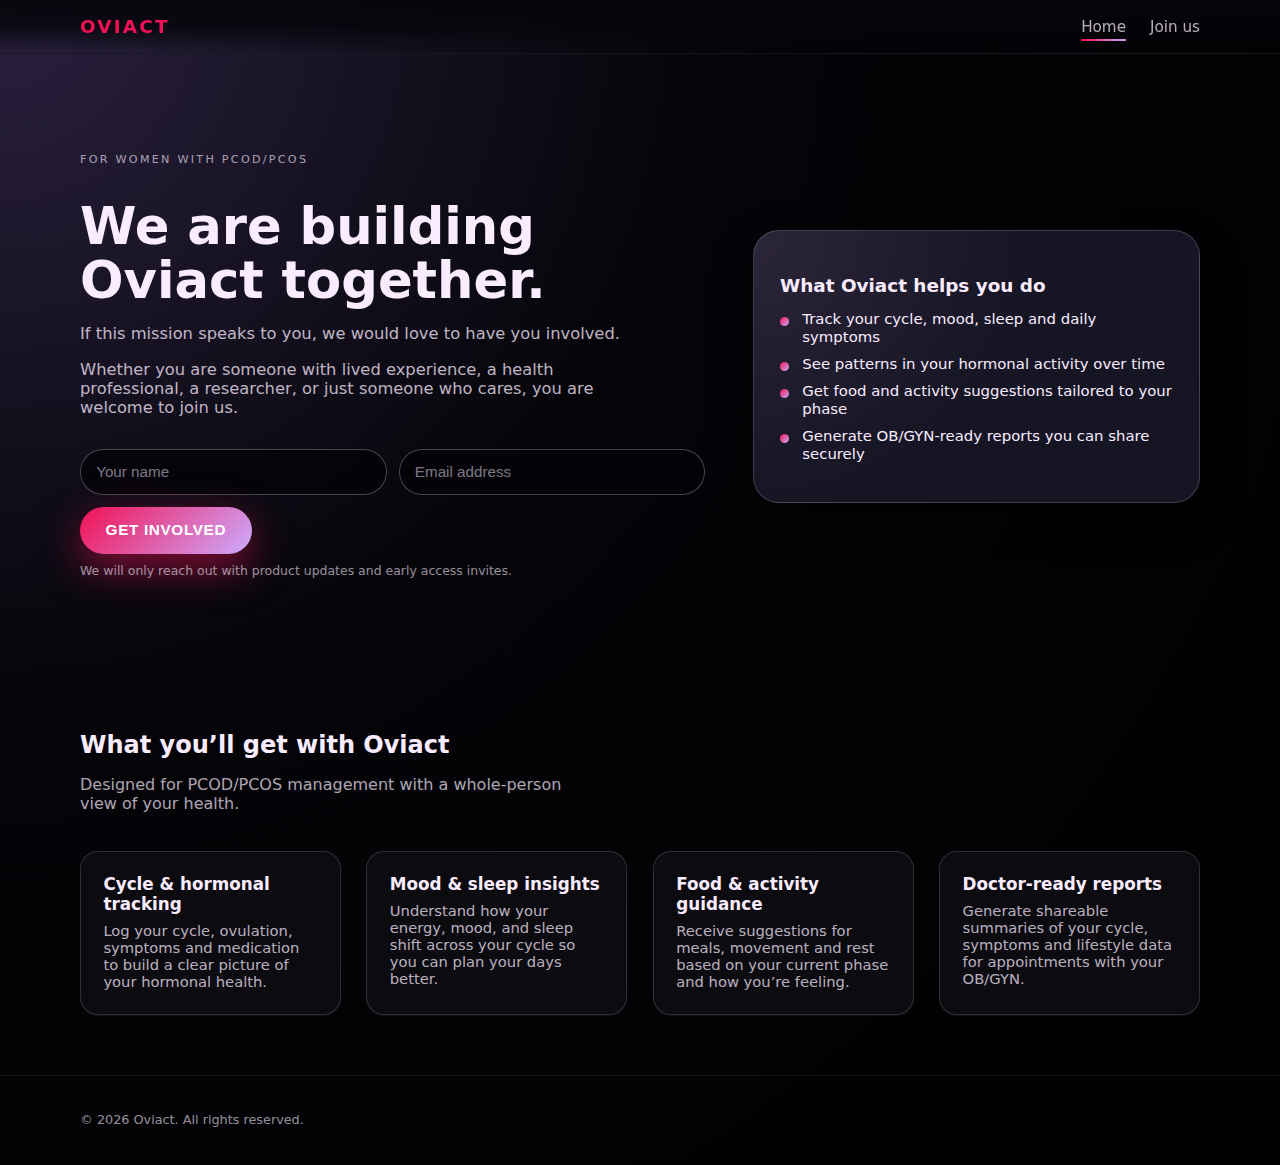
<file: index.html>
<!DOCTYPE html>
<html lang="en">
  <head>
    <meta charset="UTF-8" />
    <meta name="viewport" content="width=device-width, initial-scale=1.0" />
    <title>Oviact – Hormonal Companion</title>
    <link rel="stylesheet" href="assets/styles.css" />
  </head>
  <body>
    <header class="site-header">
      <div class="container nav-container">
        <div class="logo">Oviact</div>
        <nav class="nav-links" aria-label="Primary">
          <a href="index.html" class="nav-link is-active">Home</a>
          <!-- <a href="about.html" class="nav-link">About us</a> -->
          <a href="join.html" class="nav-link">Join us</a>
        </nav>
      </div>
    </header>

    <main>
      <!-- Hero / Waitlist section -->
      <section class="hero" id="waitlist">
        <div class="container hero-grid">
          <div class="hero-copy">
            <p class="eyebrow">For women with PCOD/PCOS</p>
            <h1>We are building Oviact together.</h1>
            <p class="lead">
              If this mission speaks to you, we would love to have you involved.
            </p>
            <p class="lead">
              Whether you are someone with lived experience, a health professional, a researcher, or just someone who cares, you are welcome to join us.
            </p>
            <form
              class="waitlist-form"
              method="POST"
              action="https://script.google.com/macros/s/AKfycbyAZUyC35OKipHRsD96DTfIgD1lSEHeq75Iyw19XNldo4wrKH8zTxIAWMH8bXPO9Z_J/exec"
            >
              <!-- Honeypot field - hidden from humans, visible to bots -->
              <input
                type="text"
                name="website"
                value=""
                style="position: absolute; left: -9999px; width: 1px; height: 1px;"
                tabindex="-1"
                autocomplete="off"
                aria-hidden="true"
              />
              
              <!-- Timestamp field - tracks when form was loaded -->
              <input
                type="hidden"
                name="form_timestamp"
                id="form-timestamp"
              />
              
              <!-- User agent field - tracks browser info -->
              <input
                type="hidden"
                name="user_agent"
                id="user-agent"
              />
              
              <div class="field-group">
                <input
                  type="text"
                  name="name"
                  required
                  placeholder="Your name"
                  aria-label="Your name"
                />
                <input
                  type="email"
                  name="email"
                  required
                  placeholder="Email address"
                  aria-label="Email address"
                />
              </div>
              <button type="submit" class="btn btn-accent">
                Get Involved
              </button>
              <p class="form-helper">
                We will only reach out with product updates and early access invites.
              </p>
            </form>
          </div>

          <div class="hero-card">
            <h2>What Oviact helps you do</h2>
            <ul class="hero-list">
              <li>Track your cycle, mood, sleep and daily symptoms</li>
              <li>See patterns in your hormonal activity over time</li>
              <li>Get food and activity suggestions tailored to your phase</li>
              <li>Generate OB/GYN-ready reports you can share securely</li>
            </ul>
          </div>
        </div>
      </section>

      <!-- Services / Offerings -->
      <section class="section" id="services">
        <div class="container">
          <header class="section-header">
            <h2>What you’ll get with Oviact</h2>
            <p>
              Designed for PCOD/PCOS management with a whole-person view of your
              health.
            </p>
          </header>

          <div class="card-grid">
            <article class="card">
              <h3>Cycle & hormonal tracking</h3>
              <p>
                Log your cycle, ovulation, symptoms and medication to build a clear
                picture of your hormonal health.
              </p>
            </article>

            <article class="card">
              <h3>Mood & sleep insights</h3>
              <p>
                Understand how your energy, mood, and sleep shift across your cycle
                so you can plan your days better.
              </p>
            </article>

            <article class="card">
              <h3>Food & activity guidance</h3>
              <p>
                Receive suggestions for meals, movement and rest based on your
                current phase and how you’re feeling.
              </p>
            </article>

            <article class="card">
              <h3>Doctor-ready reports</h3>
              <p>
                Generate shareable summaries of your cycle, symptoms and lifestyle
                data for appointments with your OB/GYN.
              </p>
            </article>
          </div>
        </div>
      </section>

      <!-- Social / Follow -->
      <!-- <section class="section section-soft" id="social">
        <div class="container social-grid">
          <div>
            <h2>Follow our journey</h2>
            <p>
              We’re building Oviact in collaboration with women living with PCOD/PCOS
              and medical experts.
            </p>
          </div>
          <div class="social-links" aria-label="Social media">
            <a href="#" class="social-link" rel="noopener noreferrer" target="_blank">Instagram</a>
            <a href="#" class="social-link" rel="noopener noreferrer" target="_blank">LinkedIn</a>
            <a href="#" class="social-link" rel="noopener noreferrer" target="_blank">X (Twitter)</a>
          </div>
        </div>
      </section> -->
    </main>

    <footer class="site-footer">
      <div class="container footer-flex">
        <p>© <span id="year"></span> Oviact. All rights reserved.</p>
        <!-- <a href="#waitlist" class="footer-cta">Join the waitlist</a> -->
      </div>
    </footer>

    <script>
      // Small helper script: update year in footer
      document.getElementById('year').textContent = new Date().getFullYear();
    
      const form = document.querySelector('.waitlist-form');
      const helper = form.querySelector('.form-helper');
      const submitButton = form.querySelector('button[type="submit"]');
      
      // Initialize security fields when page loads
      document.getElementById('form-timestamp').value = Date.now();
      document.getElementById('user-agent').value = navigator.userAgent;
      
      // Rate limiting: track last submission time
      let lastSubmitTime = 0;
      const RATE_LIMIT_MS = 5000; // 5 seconds between submissions
      
      // Input sanitization function
      function sanitizeInput(input) {
        const div = document.createElement('div');
        div.textContent = input;
        return div.innerHTML.trim();
      }
    
      form.addEventListener('submit', async (event) => {
        event.preventDefault();
        
        // Rate limiting check (client-side)
        const now = Date.now();
        if (now - lastSubmitTime < RATE_LIMIT_MS) {
          helper.textContent = 'Please wait a moment before submitting again.';
          return;
        }
        
        // Sanitize inputs
        const nameInput = form.querySelector('input[name="name"]');
        const emailInput = form.querySelector('input[name="email"]');
        
        const sanitizedName = sanitizeInput(nameInput.value);
        const sanitizedEmail = sanitizeInput(emailInput.value);
        
        // Basic validation (client-side, also validated server-side)
        if (!sanitizedName || sanitizedName.length > 100) {
          helper.textContent = 'Please enter a valid name (max 100 characters).';
          return;
        }
        
        if (!sanitizedEmail || sanitizedEmail.length > 254) {
          helper.textContent = 'Please enter a valid email address.';
          return;
        }
        
        // Disable button during submission
        submitButton.disabled = true;
        helper.textContent = 'Sending your details…';
        
        // Build form data with all fields (including security fields)
        const formData = new FormData(form);
    
        try {
          const response = await fetch(form.action, {
            method: 'POST',
            body: formData,
            redirect: 'follow'
          });
    
          // Read the response text
          const responseText = await response.text();
          
          // Try to parse JSON response
          let result;
          try {
            result = JSON.parse(responseText);
          } catch (parseError) {
            // If can't parse, treat as success (Google Apps Script sometimes returns HTML)
            result = { status: 'success', message: 'Thank you for joining!' };
          }
          
          // Handle response based on status
          if (result.status === 'success') {
            helper.textContent = 'Thank you for joining Oviact\'s early community ♥';
            helper.style.color = '';
            form.reset();
            
            // Reset security fields after form reset
            document.getElementById('form-timestamp').value = Date.now();
            document.getElementById('user-agent').value = navigator.userAgent;
            
            lastSubmitTime = now;
          } else if (result.status === 'error') {
            // Display the specific error message from server
            helper.textContent = result.message || 'Please check your information and try again.';
            helper.style.color = '#ff6b6b';
          } else {
            // Unknown response format
            helper.textContent = 'Something went wrong. Please try again in a bit.';
            helper.style.color = '#ff6b6b';
          }
        } catch (err) {
          // Network error or other issues
          helper.textContent = 'Unable to connect. Please check your internet and try again.';
          helper.style.color = '#ff6b6b';
        } finally {
          submitButton.disabled = false;
        }
      });
    </script>    
  </body>
</html>
</file>
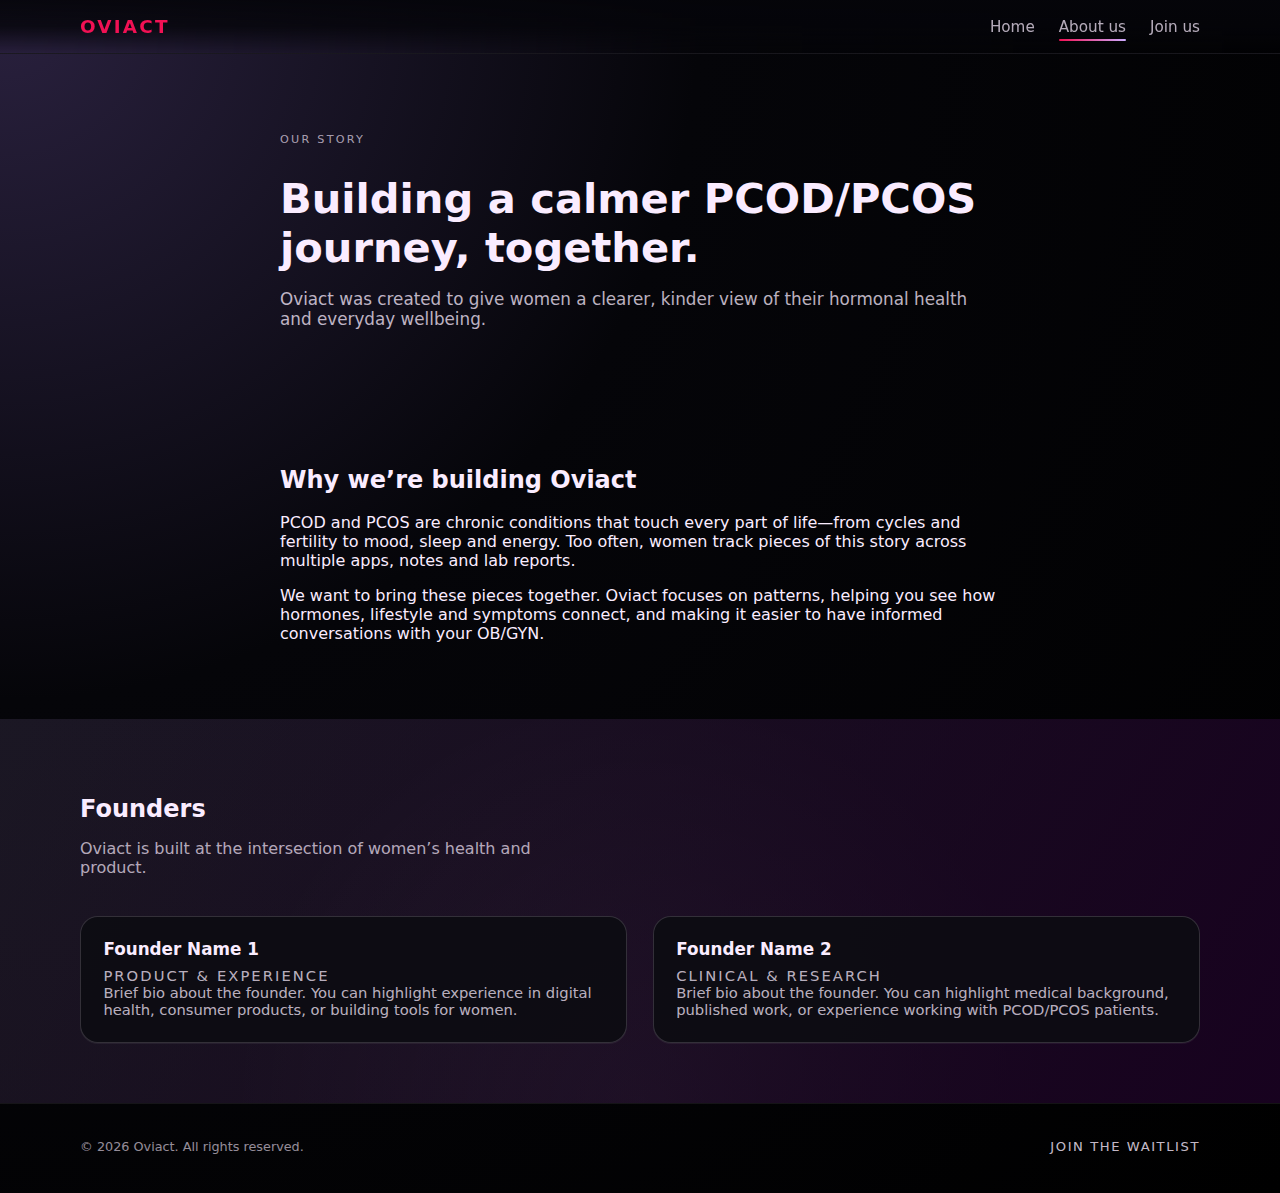
<file: about.html>
<!DOCTYPE html>
<html lang="en">
  <head>
    <meta charset="UTF-8" />
    <meta name="viewport" content="width=device-width, initial-scale=1.0" />
    <title>About Oviact</title>
    <link rel="stylesheet" href="assets/styles.css" />
  </head>
  <body>
    <header class="site-header">
      <div class="container nav-container">
        <div class="logo">Oviact</div>
        <nav class="nav-links" aria-label="Primary">
          <a href="index.html" class="nav-link">Home</a>
          <a href="about.html" class="nav-link is-active">About us</a>
          <a href="join.html" class="nav-link">Join us</a>
        </nav>
      </div>
    </header>

    <main>
      <section class="page-hero">
        <div class="container narrow">
          <p class="eyebrow">Our story</p>
          <h1>Building a calmer PCOD/PCOS journey, together.</h1>
          <p class="lead">
            Oviact was created to give women a clearer, kinder view of their
            hormonal health and everyday wellbeing.
          </p>
        </div>
      </section>

      <section class="section">
        <div class="container narrow">
          <h2>Why we’re building Oviact</h2>
          <p>
            PCOD and PCOS are chronic conditions that touch every part of life—from
            cycles and fertility to mood, sleep and energy. Too often, women track
            pieces of this story across multiple apps, notes and lab reports.
          </p>
          <p>
            We want to bring these pieces together. Oviact focuses on patterns,
            helping you see how hormones, lifestyle and symptoms connect, and making
            it easier to have informed conversations with your OB/GYN.
          </p>
        </div>
      </section>

      <section class="section section-soft">
        <div class="container">
          <header class="section-header">
            <h2>Founders</h2>
            <p>Oviact is built at the intersection of women’s health and product.</p>
          </header>

          <div class="card-grid founders-grid">
            <article class="card founder-card">
              <h3>Founder Name 1</h3>
              <p class="founder-role">Product & Experience</p>
              <p>
                Brief bio about the founder. You can highlight experience in digital
                health, consumer products, or building tools for women.
              </p>
            </article>

            <article class="card founder-card">
              <h3>Founder Name 2</h3>
              <p class="founder-role">Clinical & Research</p>
              <p>
                Brief bio about the founder. You can highlight medical background,
                published work, or experience working with PCOD/PCOS patients.
              </p>
            </article>
          </div>
        </div>
      </section>
    </main>

    <footer class="site-footer">
      <div class="container footer-flex">
        <p>© <span id="year"></span> Oviact. All rights reserved.</p>
        <a href="index.html#waitlist" class="footer-cta">Join the waitlist</a>
      </div>
    </footer>

    <script>
      document.getElementById('year').textContent = new Date().getFullYear();
    </script>
  </body>
</html>
</file>
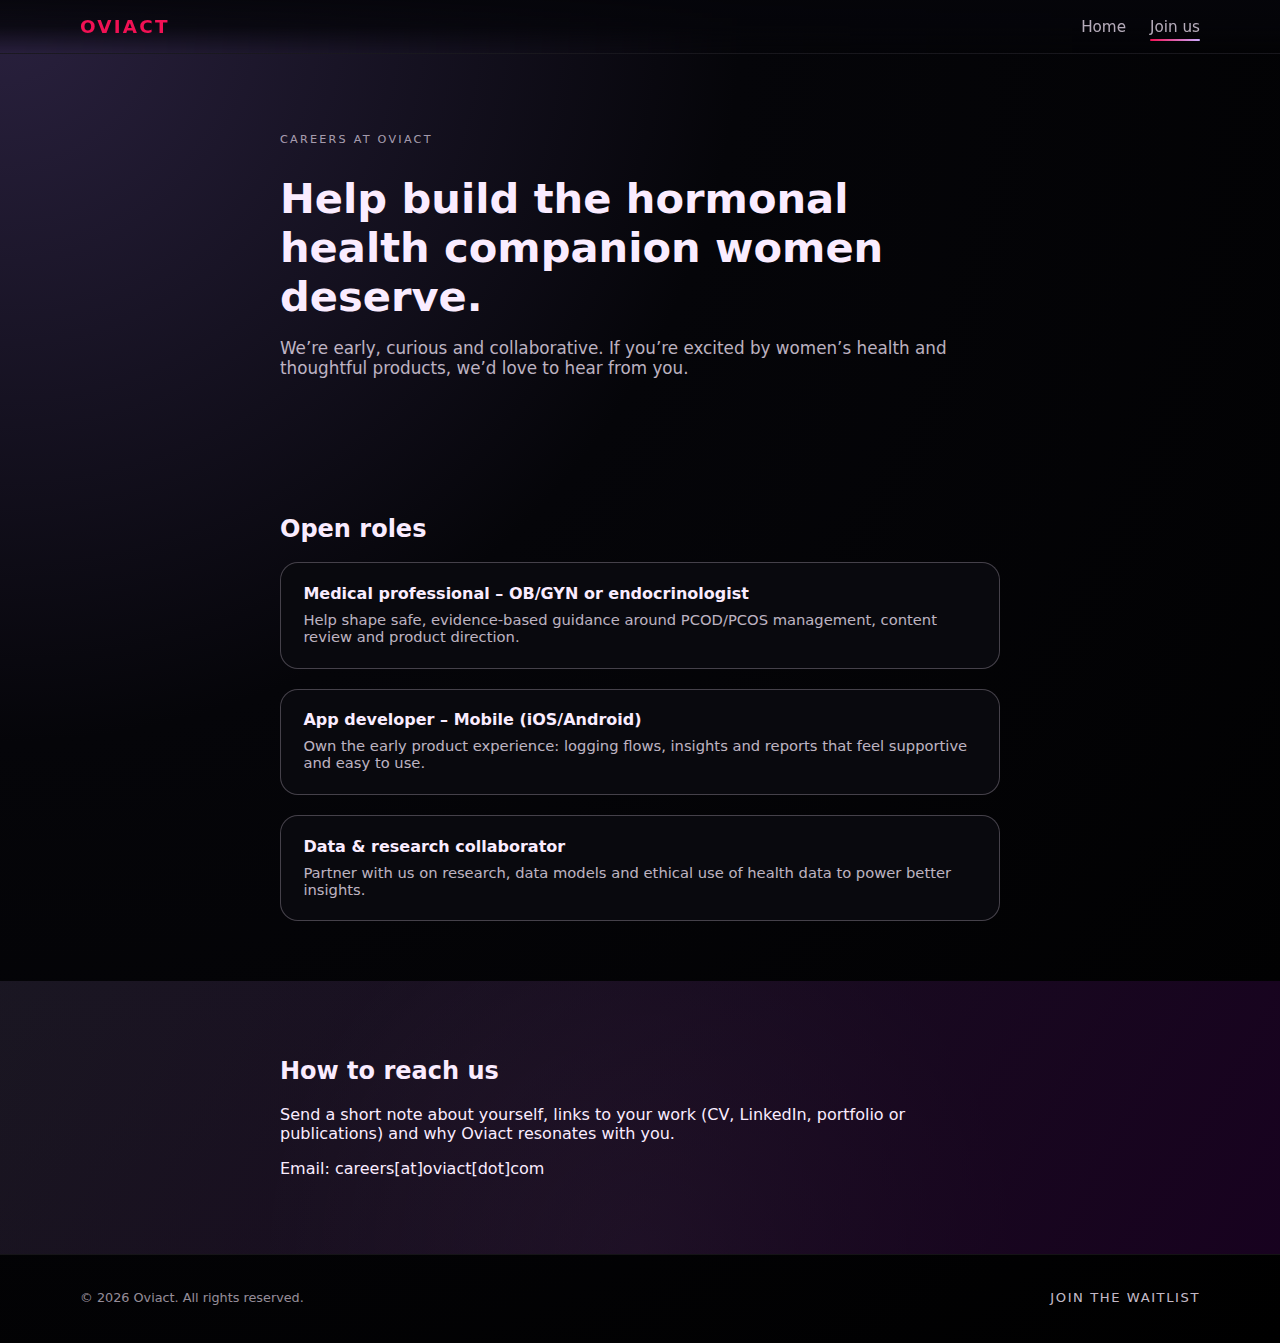
<file: join.html>
<!DOCTYPE html>
<html lang="en">
  <head>
    <meta charset="UTF-8" />
    <meta name="viewport" content="width=device-width, initial-scale=1.0" />
    <title>Join Oviact – Careers</title>
    <link rel="stylesheet" href="assets/styles.css" />
  </head>
  <body>
    <header class="site-header">
      <div class="container nav-container">
        <div class="logo">Oviact</div>
        <nav class="nav-links" aria-label="Primary">
          <a href="index.html" class="nav-link">Home</a>
          <!-- <a href="about.html" class="nav-link">About us</a> -->
          <a href="join.html" class="nav-link is-active">Join us</a>
        </nav>
      </div>
    </header>

    <main>
      <section class="page-hero">
        <div class="container narrow">
          <p class="eyebrow">Careers at Oviact</p>
          <h1>Help build the hormonal health companion women deserve.</h1>
          <p class="lead">
            We’re early, curious and collaborative. If you’re excited by women’s
            health and thoughtful products, we’d love to hear from you.
          </p>
        </div>
      </section>

      <section class="section">
        <div class="container narrow">
          <h2>Open roles</h2>
          <div class="role-list">
            <article class="role-card">
              <h3>Medical professional – OB/GYN or endocrinologist</h3>
              <p>
                Help shape safe, evidence-based guidance around PCOD/PCOS management,
                content review and product direction.
              </p>
            </article>

            <article class="role-card">
              <h3>App developer – Mobile (iOS/Android)</h3>
              <p>
                Own the early product experience: logging flows, insights and reports
                that feel supportive and easy to use.
              </p>
            </article>

            <article class="role-card">
              <h3>Data & research collaborator</h3>
              <p>
                Partner with us on research, data models and ethical use of health
                data to power better insights.
              </p>
            </article>
          </div>
        </div>
      </section>

      <section class="section section-soft">
        <div class="container narrow">
          <h2>How to reach us</h2>
          <p>
            Send a short note about yourself, links to your work (CV, LinkedIn,
            portfolio or publications) and why Oviact resonates with you.
          </p>
          <p>
            Email: <a href="#" id="contact-email" data-user="careers" data-domain="oviact.com">careers[at]oviact[dot]com</a>
          </p>
        </div>
      </section>
    </main>

    <footer class="site-footer">
      <div class="container footer-flex">
        <p>© <span id="year"></span> Oviact. All rights reserved.</p>
        <a href="index.html#waitlist" class="footer-cta">Join the waitlist</a>
      </div>
    </footer>

    <script>
      document.getElementById('year').textContent = new Date().getFullYear();
      
      // Email obfuscation: reconstruct email on click
      const emailLink = document.getElementById('contact-email');
      if (emailLink) {
        emailLink.addEventListener('click', function(e) {
          e.preventDefault();
          const user = this.getAttribute('data-user');
          const domain = this.getAttribute('data-domain');
          const email = user + '@' + domain;
          this.href = 'mailto:' + email;
          this.textContent = email;
          window.location.href = this.href;
        });
      }
    </script>
  </body>
</html>
</file>
<file: assets/styles.css>
:root {
  /* Theme tokens – change these 4 values to re-skin the site */
  --color-accent: #f11154; /* Accent */
  --color-primary: #faecff; /* Primary background */
  --color-secondary: #cdacff; /* Secondary / soft sections */
  --color-font: #190221; /* Main text */

  --color-background: #0d0d11;
  --color-surface: #181820;
  --color-soft-surface: #242433;
  --color-border-subtle: rgba(250, 236, 255, 0.16);

  --font-family-sans: system-ui, -apple-system, BlinkMacSystemFont, "SF Pro Text",
    "Inter", "Segoe UI", sans-serif;

  --radius-lg: 18px;
  --radius-md: 12px;
  --radius-pill: 999px;

  --shadow-soft: 0 18px 40px rgba(0, 0, 0, 0.45);
  --shadow-subtle: 0 1px 0 rgba(255, 255, 255, 0.06);

  --space-xs: 0.5rem;
  --space-sm: 0.75rem;
  --space-md: 1.25rem;
  --space-lg: 2rem;
  --space-xl: 3rem;
}

*,
*::before,
*::after {
  box-sizing: border-box;
}

html,
body {
  margin: 0;
  padding: 0;
}

body {
  min-height: 100vh;
  font-family: var(--font-family-sans);
  background: radial-gradient(circle at top left, #2a213f 0, #050509 40%, #000);
  color: var(--color-primary);
  -webkit-font-smoothing: antialiased;
}

a {
  color: inherit;
  text-decoration: none;
}

a:hover {
  text-decoration: underline;
}

img {
  max-width: 100%;
  display: block;
}

.container {
  width: min(1120px, 100% - 2.5rem);
  margin-inline: auto;
}

.container.narrow {
  width: min(720px, 100% - 2.5rem);
}

.site-header {
  position: sticky;
  top: 0;
  z-index: 20;
  backdrop-filter: blur(20px);
  background: linear-gradient(
    to bottom,
    rgba(5, 5, 10, 0.92),
    rgba(5, 5, 10, 0.8),
    transparent
  );
  border-bottom: 1px solid rgba(250, 236, 255, 0.08);
}

.nav-container {
  display: flex;
  align-items: center;
  justify-content: space-between;
  padding-block: 1rem;
}

.logo {
  font-size: 1.15rem;
  font-weight: 700;
  letter-spacing: 0.12em;
  text-transform: uppercase;
  color: var(--color-accent);
}

.nav-links {
  display: flex;
  align-items: center;
  gap: 1.5rem;
  font-size: 0.95rem;
}

.nav-link {
  position: relative;
  color: rgba(250, 236, 255, 0.72);
  font-weight: 500;
}

.nav-link::after {
  content: "";
  position: absolute;
  left: 0;
  bottom: -0.35rem;
  width: 0;
  height: 2px;
  border-radius: 999px;
  background: linear-gradient(90deg, var(--color-accent), var(--color-secondary));
  transition: width 160ms ease-out;
}

.nav-link:hover::after,
.nav-link.is-active::after {
  width: 100%;
}

.hero {
  padding: 5.5rem 0 4rem;
}

.hero-grid {
  display: grid;
  grid-template-columns: minmax(0, 1.4fr) minmax(0, 1fr);
  gap: 3rem;
  align-items: center;
}

.hero-copy h1 {
  font-size: clamp(2.4rem, 3vw + 1.8rem, 3.2rem);
  line-height: 1.05;
  margin-bottom: 1rem;
  color: var(--color-primary);
}

.hero-copy .lead {
  font-size: 1.02rem;
  max-width: 34rem;
  color: rgba(250, 236, 255, 0.76);
}

.eyebrow {
  text-transform: uppercase;
  letter-spacing: 0.2em;
  font-size: 0.7rem;
  color: rgba(250, 236, 255, 0.65);
  margin-bottom: 0.75rem;
}

.lead {
  font-size: 1.05rem;
}

.waitlist-form {
  margin-top: 2rem;
}

.field-group {
  display: flex;
  flex-wrap: wrap;
  gap: 0.75rem;
}

.waitlist-form input {
  flex: 1 1 180px;
  padding: 0.85rem 0.95rem;
  border-radius: var(--radius-pill);
  border: 1px solid rgba(250, 236, 255, 0.28);
  background: rgba(3, 3, 7, 0.8);
  color: var(--color-primary);
  font-size: 0.95rem;
}

.waitlist-form input::placeholder {
  color: rgba(250, 236, 255, 0.5);
}

.btn {
  display: inline-flex;
  align-items: center;
  justify-content: center;
  padding: 0.9rem 1.6rem;
  margin-top: 0.75rem;
  border-radius: var(--radius-pill);
  border: none;
  cursor: pointer;
  font-size: 0.96rem;
  font-weight: 600;
  letter-spacing: 0.04em;
  text-transform: uppercase;
  transition: transform 120ms ease-out, box-shadow 120ms ease-out,
    filter 120ms ease-out;
}

.btn-accent {
  background: linear-gradient(135deg, var(--color-accent), var(--color-secondary));
  color: #fff;
  box-shadow: 0 14px 40px rgba(241, 17, 84, 0.52);
}

.btn-accent:hover {
  transform: translateY(-1px);
  filter: brightness(1.03);
}

.form-helper {
  margin-top: 0.6rem;
  font-size: 0.78rem;
  color: rgba(250, 236, 255, 0.6);
}

.hero-card {
  background: radial-gradient(circle at top left, #cdacff33 0, #151524 55%);
  border-radius: 26px;
  padding: 1.8rem 1.6rem 1.9rem;
  box-shadow: var(--shadow-soft);
  border: 1px solid rgba(250, 236, 255, 0.18);
}

.hero-card h2 {
  font-size: 1.15rem;
  margin-bottom: 0.9rem;
}

.hero-list {
  list-style: none;
  padding: 0;
  margin: 0;
}

.hero-list li {
  position: relative;
  padding-left: 1.4rem;
  margin-bottom: 0.55rem;
  font-size: 0.93rem;
}

.hero-list li::before {
  content: "";
  position: absolute;
  left: 0;
  top: 0.45rem;
  width: 0.55rem;
  height: 0.55rem;
  border-radius: 999px;
  background: linear-gradient(135deg, var(--color-accent), var(--color-secondary));
}

.section {
  padding: 3.5rem 0 3.75rem;
}

.section-soft {
  background: linear-gradient(
      120deg,
      rgba(205, 172, 255, 0.11),
      rgba(25, 2, 33, 0.94)
    ),
    radial-gradient(circle at bottom, rgba(250, 236, 255, 0.06), transparent 55%);
}

.section-header {
  text-align: left;
  margin-bottom: 2.4rem;
}

.section-header h2 {
  font-size: 1.5rem;
  margin-bottom: 0.5rem;
}

.section-header p {
  max-width: 32rem;
  color: rgba(250, 236, 255, 0.7);
}

.card-grid {
  display: grid;
  grid-template-columns: repeat(auto-fit, minmax(220px, 1fr));
  gap: 1.6rem;
}

.card {
  background: rgba(12, 12, 18, 0.9);
  border-radius: var(--radius-lg);
  padding: 1.4rem 1.4rem 1.5rem;
  border: 1px solid var(--color-border-subtle);
  box-shadow: var(--shadow-subtle);
}

.card h3 {
  font-size: 1.05rem;
  margin: 0 0 0.5rem;
}

.card p {
  margin: 0;
  font-size: 0.92rem;
  color: rgba(250, 236, 255, 0.74);
}

.social-grid {
  display: flex;
  align-items: center;
  justify-content: space-between;
  gap: 2rem;
}

.social-links {
  display: flex;
  flex-wrap: wrap;
  gap: 0.75rem;
}

.social-link {
  padding: 0.55rem 0.95rem;
  border-radius: var(--radius-pill);
  border: 1px solid rgba(250, 236, 255, 0.3);
  font-size: 0.86rem;
  background: rgba(11, 11, 18, 0.9);
}

.page-hero {
  padding: 4.25rem 0 2.75rem;
}

.page-hero h1 {
  font-size: clamp(2rem, 2.6vw + 1.4rem, 2.6rem);
  margin-bottom: 1rem;
}

.page-hero .lead {
  color: rgba(250, 236, 255, 0.75);
}

.founders-grid {
  margin-top: 0.5rem;
}

.founder-card {
  position: relative;
}

.founder-role {
  margin-top: 0.35rem;
  font-size: 0.85rem;
  text-transform: uppercase;
  letter-spacing: 0.14em;
  color: rgba(250, 236, 255, 0.6);
}

.role-list {
  display: flex;
  flex-direction: column;
  gap: 1.25rem;
}

.role-card {
  padding: 1.3rem 1.4rem 1.4rem;
  border-radius: var(--radius-lg);
  background: rgba(9, 9, 15, 0.96);
  border: 1px solid rgba(250, 236, 255, 0.25);
}

.role-card h3 {
  margin-top: 0;
  margin-bottom: 0.5rem;
  font-size: 1rem;
}

.role-card p {
  margin: 0;
  font-size: 0.92rem;
  color: rgba(250, 236, 255, 0.76);
}

.site-footer {
  border-top: 1px solid rgba(250, 236, 255, 0.08);
  padding: 1.4rem 0 1.6rem;
  font-size: 0.8rem;
  color: rgba(250, 236, 255, 0.6);
}

.footer-flex {
  display: flex;
  align-items: center;
  justify-content: space-between;
  gap: 1rem;
}

.footer-cta {
  font-size: 0.82rem;
  text-transform: uppercase;
  letter-spacing: 0.12em;
  color: rgba(250, 236, 255, 0.8);
}

@media (max-width: 880px) {
  .hero-grid {
    grid-template-columns: minmax(0, 1fr);
  }

  .hero-card {
    order: -1;
  }
}

@media (max-width: 640px) {
  .nav-links {
    gap: 1rem;
    font-size: 0.86rem;
  }

  .hero {
    padding-top: 4.5rem;
  }

  .section {
    padding: 3rem 0 3.25rem;
  }

  .social-grid {
    flex-direction: column;
    align-items: flex-start;
  }
}
</file>
